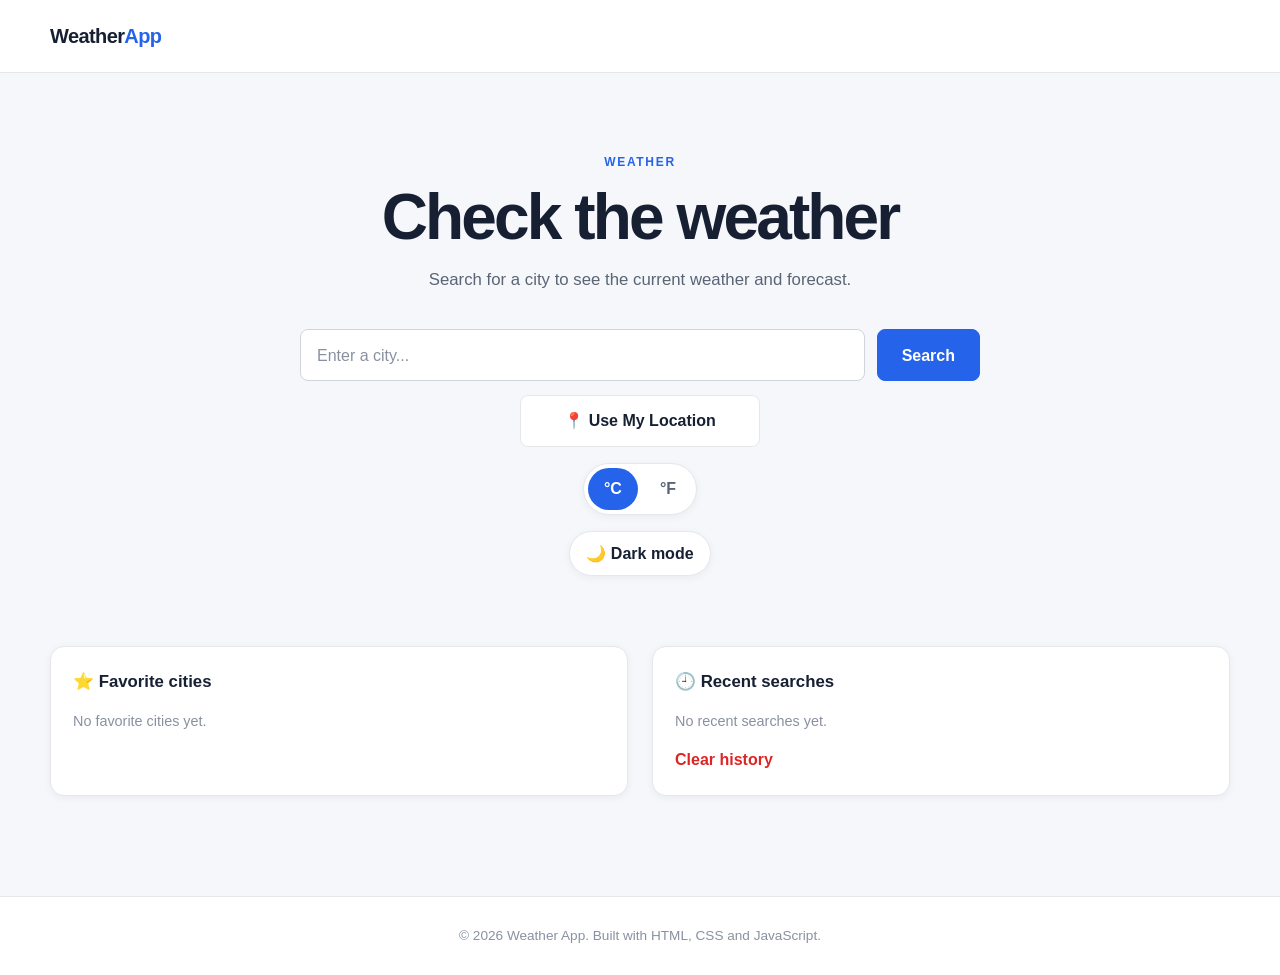
<file: index.html>
<!DOCTYPE html>
<html lang="en">
<head>
<meta charset="UTF-8">
<meta name="viewport" content="width=device-width, initial-scale=1.0">
<meta name="description" content="A clean and responsive weather application built with HTML, CSS and JavaScript.">
<meta name="theme-color" content="#2563eb">
<meta name="apple-mobile-web-app-capable" content="yes">
<meta name="apple-mobile-web-app-status-bar-style" content="default">
<meta name="apple-mobile-web-app-title" content="Weather">
<link rel="manifest" href="manifest.json">
<link rel="icon" href="icons/icon.svg" type="image/svg+xml">
<title>Weather App</title>
<link rel="stylesheet" href="style.css">
<style>
:root{color-scheme:light}body.dark-mode{color-scheme:dark}
.theme-toggle{margin:16px auto 0;display:block;padding:9px 16px;border:1px solid var(--border);border-radius:999px;background:var(--surface);color:var(--text-primary);font:inherit;font-weight:700;cursor:pointer;box-shadow:var(--shadow-sm)}.theme-toggle:hover{border-color:var(--primary)}
.unit-toggle,.weather-tools{display:flex;justify-content:center;gap:6px}.unit-toggle{margin:16px auto 0;padding:4px;width:max-content;border:1px solid var(--border);border-radius:999px;background:var(--surface);box-shadow:var(--shadow-sm)}.unit-button,.favorite-button,.history-item{border:0;font:inherit;cursor:pointer}.unit-button{border-radius:999px;padding:8px 16px;background:transparent;color:var(--text-secondary);font-weight:700}.unit-button.active{background:var(--primary);color:#fff}
.weather-tools{justify-content:space-between;align-items:center;margin-top:30px;gap:24px}.favorite-button{padding:10px 16px;border:1px solid var(--border);border-radius:var(--radius-sm);background:var(--surface);color:var(--text-primary);font-weight:700}.favorite-button.active{color:var(--primary);background:var(--primary-light);border-color:var(--primary)}
.saved-cities{display:grid;grid-template-columns:1fr 1fr;gap:24px;margin-top:36px}.saved-panel{padding:22px;border:1px solid var(--border);border-radius:var(--radius-md);background:var(--surface);box-shadow:var(--shadow-sm)}.saved-panel h2{font-size:1.05rem;margin-bottom:14px}.saved-list{display:flex;flex-wrap:wrap;gap:8px;list-style:none}.history-item{display:flex;align-items:center;gap:6px;padding:8px 11px;border:1px solid var(--border);border-radius:999px;background:var(--surface-secondary);color:var(--text-primary)}.history-item:hover{border-color:var(--primary);color:var(--primary)}.empty-list{color:var(--text-muted);font-size:.9rem}.clear-history{margin-top:14px;border:0;background:none;color:var(--danger);font-weight:700;cursor:pointer}
.weather-details-extended{display:grid;grid-template-columns:repeat(4,minmax(0,1fr));gap:14px;margin-top:16px}.extended-detail{padding:18px;border:1px solid var(--border);border-radius:var(--radius-sm);background:var(--surface-secondary)}.extended-detail .detail-label{display:block;margin-bottom:7px}.extended-detail strong{font-size:1.05rem}
.weather-scene{transition:background .5s ease}.weather-scene.weather-clear{background:linear-gradient(135deg,#fff7c2,#dff4ff,#b7dcff)}.weather-scene.weather-cloudy{background:linear-gradient(135deg,#e8edf3,#c8d3df,#9eacba)}.weather-scene.weather-fog{background:linear-gradient(135deg,#edf2f3,#cbd5d8,#aab8bd)}.weather-scene.weather-rain{background:linear-gradient(135deg,#dbe7f2,#9fb4c8,#667d91)}.weather-scene.weather-snow{background:linear-gradient(135deg,#f8fbff,#dce9f4,#b8cde0)}.weather-scene.weather-storm{background:linear-gradient(135deg,#c5c9d7,#74788b,#343747)}.weather-scene.weather-night{background:linear-gradient(135deg,#202b4a,#111827,#080b13)}body.dark-mode .weather-scene{filter:saturate(.85) brightness(.82)}body.dark-mode .weather-scene.weather-night{filter:none}
.hourly-section,.charts-section,.alerts-section{margin-top:28px;padding:24px;border:1px solid var(--border);border-radius:var(--radius-md);background:var(--surface);box-shadow:var(--shadow-sm)}.hourly-header,.charts-header,.alerts-header{display:flex;align-items:center;justify-content:space-between;gap:16px;margin-bottom:18px}.hourly-header h2,.charts-header h2,.alerts-header h2{margin:0}.hourly-scroll{display:flex;gap:12px;overflow-x:auto;padding:4px 2px 10px;scroll-snap-type:x proximity}.hourly-card{flex:0 0 118px;padding:16px 12px;text-align:center;border:1px solid var(--border);border-radius:var(--radius-sm);background:var(--surface-secondary);scroll-snap-align:start}.hourly-card.current-hour{border:2px solid var(--primary);background:var(--primary-light)}.hourly-time{font-weight:700;margin-bottom:10px}.hourly-icon{display:block;font-size:2rem;margin-bottom:8px}.hourly-temperature{font-size:1.15rem;font-weight:800;margin-bottom:6px}.hourly-precipitation{font-size:.85rem;color:var(--text-secondary)}.hourly-wind{font-size:.8rem;color:var(--text-muted);margin-top:6px}.hourly-scroll::-webkit-scrollbar{height:8px}.hourly-scroll::-webkit-scrollbar-thumb{background:var(--border);border-radius:999px}
.alerts-list{display:grid;gap:12px}.weather-alert{display:grid;grid-template-columns:auto 1fr;gap:14px;align-items:start;padding:16px;border:1px solid var(--border);border-radius:var(--radius-sm);background:var(--surface-secondary)}.weather-alert-icon{font-size:1.7rem}.weather-alert h3{margin:0 0 5px;font-size:1rem}.weather-alert p{margin:0;color:var(--text-secondary);font-size:.9rem;line-height:1.5}.weather-alert.warning{border-color:#f59e0b}.weather-alert.danger{border-color:#ef4444}.weather-alert.info{border-color:var(--primary)}.weather-alert.safe{display:block;color:var(--text-secondary)}
.chart-tabs{display:flex;gap:6px;flex-wrap:wrap}.chart-tab{padding:8px 13px;border:1px solid var(--border);border-radius:999px;background:var(--surface-secondary);color:var(--text-secondary);font:inherit;font-weight:700;cursor:pointer}.chart-tab.active{background:var(--primary);border-color:var(--primary);color:#fff}.chart-wrapper{position:relative;min-height:300px;overflow:hidden}.weather-chart{display:block;width:100%;height:300px}.chart-tooltip{position:absolute;pointer-events:none;padding:7px 10px;border-radius:8px;background:var(--text-primary);color:var(--surface);font-size:.8rem;font-weight:700;white-space:nowrap;box-shadow:var(--shadow-sm)}
.unit-button:focus-visible,.favorite-button:focus-visible,.history-item:focus-visible,.clear-history:focus-visible,.theme-toggle:focus-visible,.chart-tab:focus-visible{outline:3px solid rgba(37,99,235,.25);outline-offset:3px}
@media(max-width:800px){.weather-details-extended{grid-template-columns:repeat(2,minmax(0,1fr))}.charts-header,.alerts-header{align-items:flex-start;flex-direction:column}}@media(max-width:640px){.saved-cities{grid-template-columns:1fr}.weather-tools{align-items:stretch;flex-direction:column;gap:12px}.favorite-button{width:100%}.weather-details-extended{grid-template-columns:1fr}.hourly-section,.charts-section,.alerts-section{padding:18px}.hourly-card{flex-basis:108px}.weather-chart{height:260px}.chart-wrapper{min-height:260px}}
</style>
<script src="script.js" defer></script><script src="charts.js" defer></script><script src="alerts.js" defer></script><script src="pwa.js" defer></script>
</head>
<body>
<header class="site-header"><div class="container header-container"><a href="#" class="logo" aria-label="Weather App home">Weather<span>App</span></a></div></header>
<main><section class="weather-section weather-scene" id="weather-scene"><div class="container">
<div class="weather-header"><p class="section-eyebrow">WEATHER</p><h1>Check the weather</h1><p class="section-description">Search for a city to see the current weather and forecast.</p></div>
<form class="search-form" id="weather-form" novalidate><div class="search-input-wrapper"><label for="city-input" class="visually-hidden">Enter city name</label><input type="text" id="city-input" name="city" placeholder="Enter a city..." autocomplete="off" required></div><button type="submit" class="search-button" id="search-button">Search</button></form>
<button type="button" class="location-button" id="location-button">📍 Use My Location</button>
<div class="unit-toggle" role="group" aria-label="Temperature unit"><button type="button" class="unit-button active" id="celsius-button" data-unit="celsius" aria-pressed="true">°C</button><button type="button" class="unit-button" id="fahrenheit-button" data-unit="fahrenheit" aria-pressed="false">°F</button></div><button type="button" class="theme-toggle" id="theme-toggle" aria-pressed="false">🌙 Dark mode</button>
<p class="form-error" id="search-error" role="alert" aria-live="polite"></p>
<div class="saved-cities"><section class="saved-panel" aria-labelledby="favorites-title"><h2 id="favorites-title">⭐ Favorite cities</h2><ul class="saved-list" id="favorites-list"></ul></section><section class="saved-panel" aria-labelledby="history-title"><h2 id="history-title">🕘 Recent searches</h2><ul class="saved-list" id="history-list"></ul><button type="button" class="clear-history" id="clear-history">Clear history</button></section></div>
<div class="loading-state" id="loading-state" aria-live="polite" hidden><div class="loading-spinner" aria-hidden="true"></div><p>Loading weather data...</p></div><div class="weather-error" id="weather-error" role="alert" hidden><h2>Unable to get weather data</h2><p id="weather-error-message">Something went wrong. Please try again.</p></div>
<div class="weather-content" id="weather-content" hidden><article class="current-weather"><div class="weather-location"><p class="weather-label">CURRENT WEATHER</p><h2 id="city-name">Oslo</h2><p id="weather-date">Today</p></div><div class="weather-main"><div class="weather-icon-container"><span id="weather-icon" class="weather-icon" role="img" aria-label="Weather condition"></span></div><div class="temperature-container"><p class="temperature" id="temperature">--</p><p class="weather-condition" id="weather-condition">--</p></div></div><div class="weather-tools"><button type="button" class="favorite-button" id="favorite-button" aria-pressed="false">☆ Add to favorites</button></div><div class="weather-details"><div class="weather-detail"><span class="detail-label">Feels like</span><strong id="feels-like">--</strong></div><div class="weather-detail"><span class="detail-label">Humidity</span><strong id="humidity">--</strong></div><div class="weather-detail"><span class="detail-label">Wind</span><strong id="wind-speed">--</strong></div></div><section class="weather-details-extended" aria-labelledby="details-title"><h2 id="details-title" class="visually-hidden">Weather details</h2><div class="extended-detail"><span class="detail-label">Precipitation</span><strong id="precipitation">--</strong></div><div class="extended-detail"><span class="detail-label">Rain chance</span><strong id="precipitation-probability">--</strong></div><div class="extended-detail"><span class="detail-label">Visibility</span><strong id="visibility">--</strong></div><div class="extended-detail"><span class="detail-label">Wind direction</span><strong id="wind-direction">--</strong></div><div class="extended-detail"><span class="detail-label">Wind gusts</span><strong id="wind-gusts">--</strong></div><div class="extended-detail"><span class="detail-label">Sunrise</span><strong id="sunrise">--</strong></div><div class="extended-detail"><span class="detail-label">Sunset</span><strong id="sunset">--</strong></div><div class="extended-detail"><span class="detail-label">UV index</span><strong id="uv-index">--</strong></div></section></article>
<section class="hourly-section" aria-labelledby="hourly-title"><div class="hourly-header"><div><p class="weather-label">HOURLY FORECAST</p><h2 id="hourly-title">Next 24 hours</h2></div></div><div class="hourly-scroll" id="hourly-grid" tabindex="0" aria-label="Hourly weather forecast"></div></section>
<section class="alerts-section" aria-labelledby="alerts-title"><div class="alerts-header"><div><p class="weather-label">SMART INSIGHTS</p><h2 id="alerts-title">Weather alerts</h2></div></div><div class="alerts-list" id="alerts-list" aria-live="polite"></div></section>
<section class="charts-section" aria-labelledby="charts-title"><div class="charts-header"><div><p class="weather-label">WEATHER ANALYTICS</p><h2 id="charts-title">24-hour trends</h2></div><div class="chart-tabs" role="group" aria-label="Chart metric"><button type="button" class="chart-tab active" data-chart-metric="temperature" aria-pressed="true">Temperature</button><button type="button" class="chart-tab" data-chart-metric="precipitation" aria-pressed="false">Precipitation</button><button type="button" class="chart-tab" data-chart-metric="wind" aria-pressed="false">Wind</button></div></div><div class="chart-wrapper"><canvas id="weather-chart" class="weather-chart" aria-label="Interactive 24-hour weather chart"></canvas><div id="chart-tooltip" class="chart-tooltip" hidden></div></div></section>
<section class="forecast-section"><div class="forecast-header"><div><p class="weather-label">FORECAST</p><h2>Upcoming weather</h2></div></div><div class="forecast-grid" id="forecast-grid"></div></section></div></section></main>
<footer class="site-footer"><div class="container"><p>&copy; <span id="year"></span> Weather App. Built with HTML, CSS and JavaScript.</p></div></footer>
</body></html>
</file>
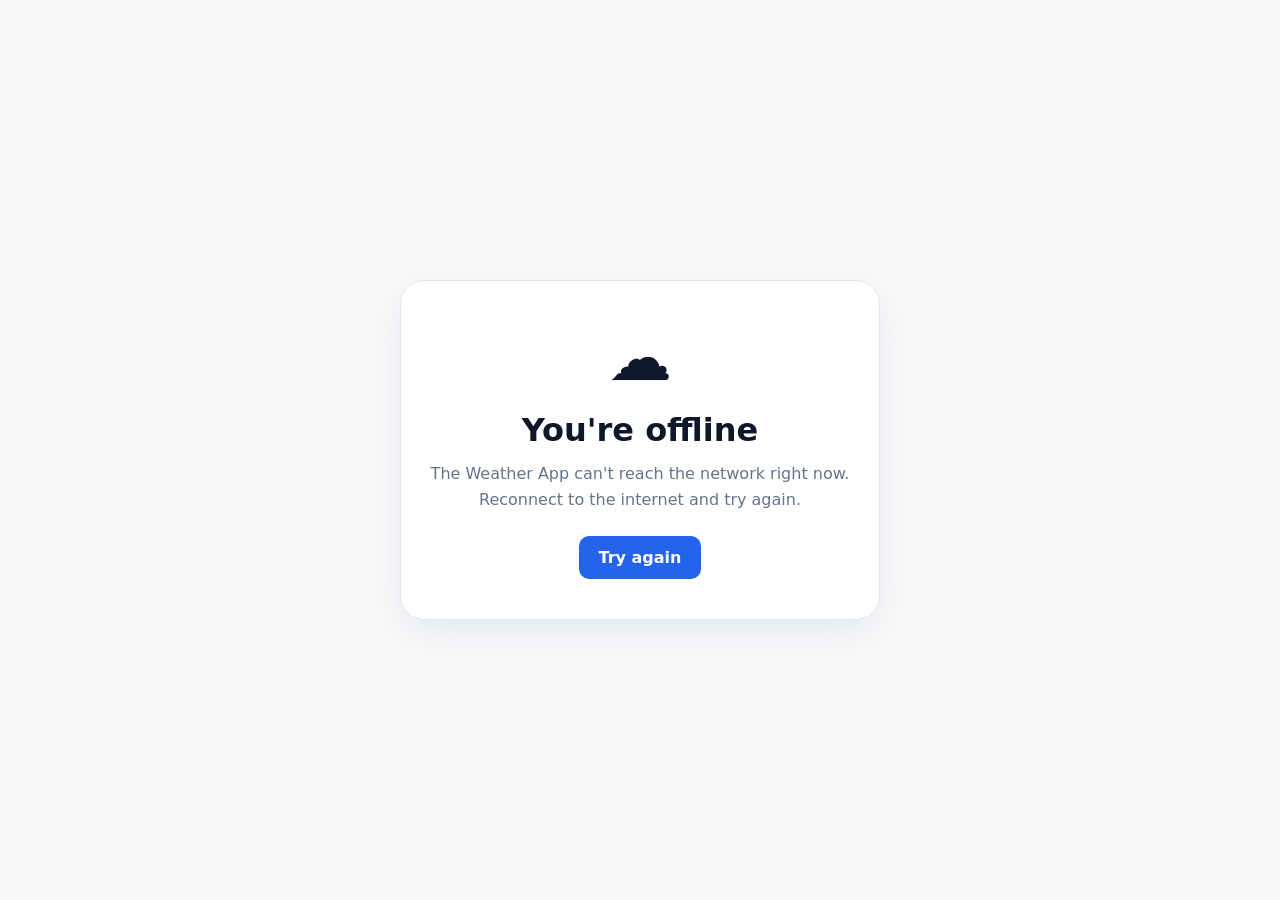
<file: offline.html>
<!DOCTYPE html>
<html lang="en">
<head>
  <meta charset="UTF-8">
  <meta name="viewport" content="width=device-width, initial-scale=1.0">
  <meta name="theme-color" content="#2563eb">
  <title>Weather App — Offline</title>
  <style>
    *{box-sizing:border-box}body{margin:0;min-height:100vh;display:grid;place-items:center;padding:24px;font-family:system-ui,-apple-system,BlinkMacSystemFont,"Segoe UI",sans-serif;background:#f8fafc;color:#0f172a;text-align:center}.card{max-width:480px;padding:40px 28px;border:1px solid #e2e8f0;border-radius:24px;background:#fff;box-shadow:0 12px 40px rgba(15,23,42,.08)}.icon{font-size:4rem;margin-bottom:16px}.card h1{margin:0 0 12px}.card p{margin:0 0 24px;color:#64748b;line-height:1.6}button{border:0;border-radius:10px;padding:12px 20px;background:#2563eb;color:#fff;font:inherit;font-weight:700;cursor:pointer}
  </style>
</head>
<body>
  <main class="card">
    <div class="icon" aria-hidden="true">☁️</div>
    <h1>You're offline</h1>
    <p>The Weather App can't reach the network right now. Reconnect to the internet and try again.</p>
    <button type="button" onclick="location.reload()">Try again</button>
  </main>
</body>
</html>
</file>
<file: style.css>
/* =========================================================
   RESET
========================================================= */

*,
*::before,
*::after {
    box-sizing: border-box;
    margin: 0;
    padding: 0;
}


/* =========================================================
   BASE
========================================================= */

html {
    scroll-behavior: smooth;
}

body {
    min-height: 100vh;

    font-family:
        Inter,
        -apple-system,
        BlinkMacSystemFont,
        "Segoe UI",
        Roboto,
        Helvetica,
        Arial,
        sans-serif;

    line-height: 1.6;

    color: #172033;
    background: #f5f7fb;

    -webkit-font-smoothing: antialiased;
}


/* =========================================================
   VARIABLES
========================================================= */

:root {
    --primary: #2563eb;
    --primary-dark: #1d4ed8;
    --primary-light: #eff6ff;

    --text-primary: #172033;
    --text-secondary: #5b6475;
    --text-muted: #8991a1;

    --background: #f5f7fb;
    --surface: #ffffff;
    --surface-secondary: #f8fafc;

    --border: #e5e7eb;
    --border-dark: #d1d5db;

    --danger: #dc2626;
    --danger-light: #fef2f2;

    --success: #16a34a;

    --shadow-sm:
        0 2px 8px rgba(15, 23, 42, 0.05);

    --shadow-md:
        0 10px 30px rgba(15, 23, 42, 0.08);

    --shadow-lg:
        0 20px 50px rgba(15, 23, 42, 0.12);

    --radius-sm: 8px;
    --radius-md: 14px;
    --radius-lg: 20px;

    --container-width: 1180px;

    --transition: 180ms ease;
}


/* =========================================================
   ELEMENTS
========================================================= */

img {
    display: block;
    max-width: 100%;
}

button,
input {
    font: inherit;
}

button {
    cursor: pointer;
}

button:disabled {
    cursor: not-allowed;
}

a {
    color: inherit;
    text-decoration: none;
}


/* =========================================================
   HIDDEN
========================================================= */

[hidden] {
    display: none !important;
}


/* =========================================================
   ACCESSIBILITY
========================================================= */

.visually-hidden {
    position: absolute;

    width: 1px;
    height: 1px;

    padding: 0;
    margin: -1px;

    overflow: hidden;
    clip: rect(0, 0, 0, 0);

    white-space: nowrap;

    border: 0;
}


/* =========================================================
   CONTAINER
========================================================= */

.container {
    width: min(
        calc(100% - 40px),
        var(--container-width)
    );

    margin-inline: auto;
}


/* =========================================================
   HEADER
========================================================= */

.site-header {
    position: sticky;
    top: 0;
    z-index: 100;

    background: rgba(255, 255, 255, 0.92);

    border-bottom: 1px solid var(--border);

    backdrop-filter: blur(12px);
}

.header-container {
    min-height: 72px;

    display: flex;
    align-items: center;
}

.logo {
    font-size: 1.25rem;
    font-weight: 800;
    letter-spacing: -0.03em;
}

.logo span {
    color: var(--primary);
}


/* =========================================================
   WEATHER SECTION
========================================================= */

.weather-section {
    padding: 80px 0 100px;
}


/* =========================================================
   WEATHER HEADER
========================================================= */

.weather-header {
    max-width: 700px;
    margin: 0 auto 36px;

    text-align: center;
}

.section-eyebrow {
    margin-bottom: 10px;

    color: var(--primary);

    font-size: 0.75rem;
    font-weight: 800;

    letter-spacing: 0.14em;
}

.weather-header h1 {
    margin-bottom: 14px;

    font-size: clamp(
        2.2rem,
        5vw,
        4rem
    );

    line-height: 1.1;
    letter-spacing: -0.045em;
}

.section-description {
    color: var(--text-secondary);

    font-size: 1.05rem;
}


/* =========================================================
   SEARCH FORM
========================================================= */

.search-form {
    display: flex;
    gap: 12px;

    max-width: 680px;

    margin: 0 auto;
}

.search-input-wrapper {
    flex: 1;
}

.search-form input {
    width: 100%;

    min-height: 52px;

    padding: 0 16px;

    border: 1px solid var(--border-dark);
    border-radius: var(--radius-sm);

    background: var(--surface);

    color: var(--text-primary);

    outline: none;

    transition:
        border-color var(--transition),
        box-shadow var(--transition);
}

.search-form input::placeholder {
    color: var(--text-muted);
}

.search-form input:focus {
    border-color: var(--primary);

    box-shadow:
        0 0 0 4px
        rgba(37, 99, 235, 0.1);
}


/* =========================================================
   SEARCH BUTTON
========================================================= */

.search-button {
    min-height: 52px;

    padding: 0 24px;

    border: 1px solid var(--primary);
    border-radius: var(--radius-sm);

    background: var(--primary);
    color: #ffffff;

    font-weight: 700;

    transition:
        background var(--transition),
        border-color var(--transition),
        transform var(--transition);
}

.search-button:hover:not(:disabled) {
    background: var(--primary-dark);
    border-color: var(--primary-dark);
}

.search-button:active:not(:disabled) {
    transform: translateY(1px);
}


/* =========================================================
   LOCATION BUTTON
========================================================= */

.location-button {
    display: block;

    width: 100%;
    max-width: 240px;

    margin: 14px auto 0;

    padding: 12px 18px;

    border: 1px solid var(--border);
    border-radius: var(--radius-sm);

    background: var(--surface);
    color: var(--text-primary);

    font-weight: 600;

    transition:
        background var(--transition),
        border-color var(--transition),
        color var(--transition),
        transform var(--transition);
}

.location-button:hover:not(:disabled) {
    background: var(--primary-light);

    border-color: var(--primary);

    color: var(--primary);
}

.location-button:active:not(:disabled) {
    transform: translateY(1px);
}

.location-button:disabled {
    opacity: 0.6;
}

.location-button:focus-visible,
.search-button:focus-visible {
    outline: 3px solid
        rgba(37, 99, 235, 0.25);

    outline-offset: 3px;
}


/* =========================================================
   SEARCH ERROR
========================================================= */

.form-error {
    min-height: 24px;

    max-width: 680px;

    margin: 10px auto 0;

    color: var(--danger);

    font-size: 0.9rem;
}


/* =========================================================
   LOADING STATE
========================================================= */

.loading-state {
    display: flex;

    flex-direction: column;

    align-items: center;
    justify-content: center;

    gap: 14px;

    padding: 60px 20px;

    color: var(--text-secondary);
}

.loading-spinner {
    width: 38px;
    height: 38px;

    border: 4px solid var(--border);

    border-top-color: var(--primary);

    border-radius: 50%;

    animation:
        weather-spin 0.8s linear infinite;
}

@keyframes weather-spin {
    to {
        transform: rotate(360deg);
    }
}


/* =========================================================
   WEATHER ERROR
========================================================= */

.weather-error {
    max-width: 680px;

    margin: 30px auto 0;

    padding: 24px;

    border: 1px solid #fecaca;
    border-radius: var(--radius-md);

    background: var(--danger-light);

    color: var(--danger);

    text-align: center;
}

.weather-error h2 {
    margin-bottom: 6px;

    font-size: 1.1rem;
}

.weather-error p {
    color: #991b1b;
}


/* =========================================================
   WEATHER CONTENT
========================================================= */

.weather-content {
    max-width: 980px;

    margin: 42px auto 0;
}


/* =========================================================
   CURRENT WEATHER
========================================================= */

.current-weather {
    padding: 34px;

    border: 1px solid var(--border);
    border-radius: var(--radius-lg);

    background: var(--surface);

    box-shadow: var(--shadow-md);
}

.weather-location {
    margin-bottom: 30px;
}

.weather-label {
    margin-bottom: 7px;

    color: var(--primary);

    font-size: 0.72rem;
    font-weight: 800;

    letter-spacing: 0.12em;
}

.weather-location h2 {
    margin-bottom: 4px;

    font-size: clamp(
        1.7rem,
        4vw,
        2.5rem
    );

    line-height: 1.15;

    letter-spacing: -0.035em;
}

.weather-location p:last-child {
    color: var(--text-secondary);
}


/* =========================================================
   CURRENT WEATHER MAIN
========================================================= */

.weather-main {
    display: flex;

    align-items: center;

    gap: 30px;

    padding: 10px 0 34px;

    border-bottom: 1px solid var(--border);
}

.weather-icon-container {
    display: flex;

    align-items: center;
    justify-content: center;

    width: 130px;
    height: 130px;

    flex-shrink: 0;

    border-radius: 50%;

    background: var(--primary-light);
}

.weather-icon {
    display: block;

    font-size: 5rem;

    line-height: 1;

    text-align: center;

    min-width: 100px;
}

.temperature {
    margin-bottom: 4px;

    font-size: clamp(
        3.5rem,
        9vw,
        6rem
    );

    font-weight: 800;

    line-height: 1;

    letter-spacing: -0.06em;
}

.weather-condition {
    color: var(--text-secondary);

    font-size: 1.1rem;
    font-weight: 600;
}


/* =========================================================
   WEATHER DETAILS
========================================================= */

.weather-details {
    display: grid;

    grid-template-columns:
        repeat(3, 1fr);

    gap: 1px;

    margin-top: 28px;

    overflow: hidden;

    border: 1px solid var(--border);

    border-radius: var(--radius-md);

    background: var(--border);
}

.weather-detail {
    display: flex;

    flex-direction: column;

    gap: 4px;

    padding: 20px;

    background: var(--surface);

    text-align: center;
}

.detail-label {
    color: var(--text-muted);

    font-size: 0.82rem;
}

.weather-detail strong {
    color: var(--text-primary);

    font-size: 1.15rem;
}


/* =========================================================
   FORECAST SECTION
========================================================= */

.forecast-section {
    margin-top: 50px;
}

.forecast-header {
    margin-bottom: 20px;
}

.forecast-header h2 {
    font-size: 1.7rem;

    letter-spacing: -0.025em;
}


/* =========================================================
   FORECAST GRID
========================================================= */

.forecast-grid {
    display: grid;

    grid-template-columns:
        repeat(5, 1fr);

    gap: 14px;
}


/* =========================================================
   FORECAST CARD
========================================================= */

.forecast-card {
    padding: 22px 14px;

    border: 1px solid var(--border);

    border-radius: var(--radius-md);

    background: var(--surface);

    box-shadow: var(--shadow-sm);

    text-align: center;

    transition:
        transform var(--transition),
        box-shadow var(--transition);
}

.forecast-card:hover {
    transform: translateY(-3px);

    box-shadow: var(--shadow-md);
}

.forecast-day {
    margin-bottom: 14px;

    color: var(--text-secondary);

    font-size: 0.9rem;
    font-weight: 700;
}

.forecast-icon {
    display: block;

    margin-bottom: 14px;

    font-size: 2.5rem;

    line-height: 1;
}

.forecast-temperature {
    margin-bottom: 5px;

    font-weight: 800;
}

.forecast-condition {
    color: var(--text-muted);

    font-size: 0.78rem;

    line-height: 1.35;
}


/* =========================================================
   FOOTER
========================================================= */

.site-footer {
    padding: 28px 0;

    border-top: 1px solid var(--border);

    background: var(--surface);

    color: var(--text-muted);

    font-size: 0.85rem;

    text-align: center;
}


/* =========================================================
   RESPONSIVE — TABLET
========================================================= */

@media (max-width: 900px) {

    .weather-section {
        padding: 65px 0 80px;
    }

    .forecast-grid {
        grid-template-columns:
            repeat(3, 1fr);
    }
}


/* =========================================================
   RESPONSIVE — MOBILE
========================================================= */

@media (max-width: 640px) {

    .container {
        width: min(
            calc(100% - 28px),
            var(--container-width)
        );
    }

    .weather-section {
        padding: 50px 0 65px;
    }

    .weather-header {
        margin-bottom: 28px;
    }

    .search-form {
        flex-direction: column;
    }

    .search-button {
        width: 100%;
    }

    .location-button {
        max-width: none;
    }

    .current-weather {
        padding: 24px;
    }

    .weather-main {
        gap: 20px;
    }

    .weather-icon-container {
        width: 100px;
        height: 100px;
    }

    .weather-icon {
        font-size: 4rem;
        min-width: auto;
    }

    .weather-details {
        grid-template-columns: 1fr;
    }

    .forecast-grid {
        grid-template-columns:
            repeat(2, 1fr);
    }
}


/* =========================================================
   RESPONSIVE — SMALL MOBILE
========================================================= */

@media (max-width: 400px) {

    .weather-main {
        flex-direction: column;

        align-items: flex-start;
    }

    .temperature {
        font-size: 3.5rem;
    }

    .forecast-grid {
        grid-template-columns: 1fr;
    }

    .forecast-card {
        display: grid;

        grid-template-columns:
            1fr auto;

        align-items: center;

        gap: 8px;

        text-align: left;
    }

    .forecast-day {
        margin: 0;
    }

    .forecast-icon {
        grid-column: 2;
        grid-row: 1 / 4;

        margin: 0;

        font-size: 2.2rem;
    }

    .forecast-temperature {
        margin: 0;
    }

    .forecast-condition {
        margin: 0;
    }
}


/* =========================================================
   REDUCED MOTION
========================================================= */

@media (prefers-reduced-motion: reduce) {

    html {
        scroll-behavior: auto;
    }

    *,
    *::before,
    *::after {
        animation-duration: 0.01ms !important;
        animation-iteration-count: 1 !important;
        transition-duration: 0.01ms !important;
    }
}
</file>
